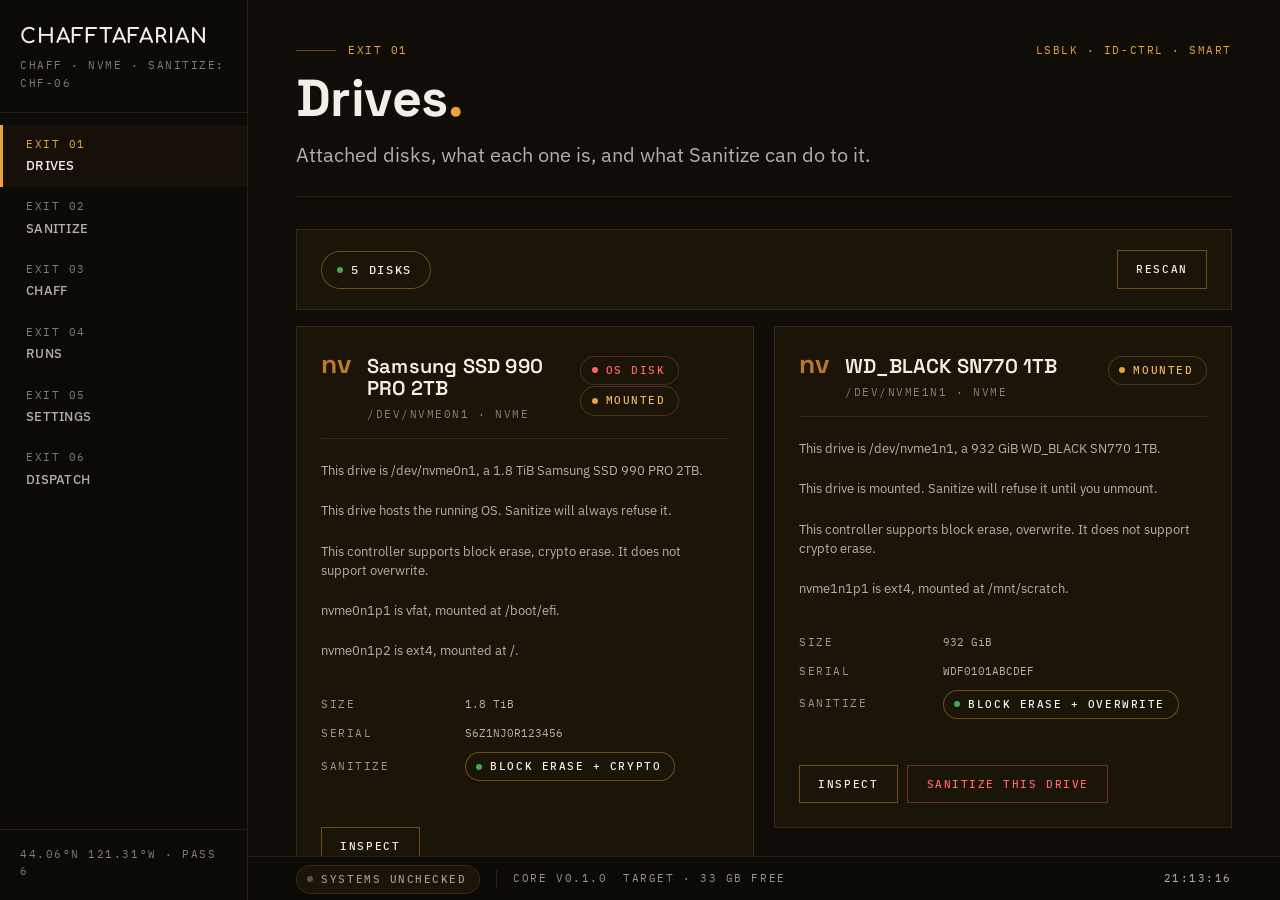
<file: apps/desktop/frontend/index.html>
<!doctype html>
<html lang="en">
<head>
  <meta charset="utf-8">
  <meta name="viewport" content="width=device-width, initial-scale=1">
  <title>Chafftafarian · CHF-06</title>
  <link rel="icon" href="assets/icon.svg" type="image/svg+xml">
  <link rel="stylesheet" href="css/tokens.css">
  <link rel="stylesheet" href="css/base.css">
  <link rel="stylesheet" href="css/shell.css">
  <link rel="stylesheet" href="css/views.css">
</head>
<body>
  <div id="app">

    <aside id="sidebar">
      <div id="wordmark-block">
        <a href="#/drives" id="wordmark" data-tip="Return to drive bay">Chafftafarian</a>
        <p class="micro" id="wordmark-sub">CHAFF · NVME · SANITIZE: CHF-06</p>
      </div>
      <nav id="nav" aria-label="Exits"></nav>
      <div id="sidebar-foot">
        <p class="micro coords" aria-hidden="true">44.06°N 121.31°W · PASS 6</p>
      </div>
    </aside>

    <div id="main-col">
      <main id="view" class="view" tabindex="-1"></main>
      <footer id="statusbar">
        <span id="sb-systems"></span>
        <span id="sb-run" hidden></span>
        <span class="sb-sep" aria-hidden="true"></span>
        <span class="micro" id="sb-engine">CORE ·</span>
        <span class="micro" id="sb-disk" data-tip="Free space on the default chaff target"></span>
        <span class="sb-spacer"></span>
        <span class="micro" id="sb-clock">--:--:--</span>
      </footer>
    </div>

  </div>
  <script type="module" src="js/main.js"></script>
</body>
</html>
</file>
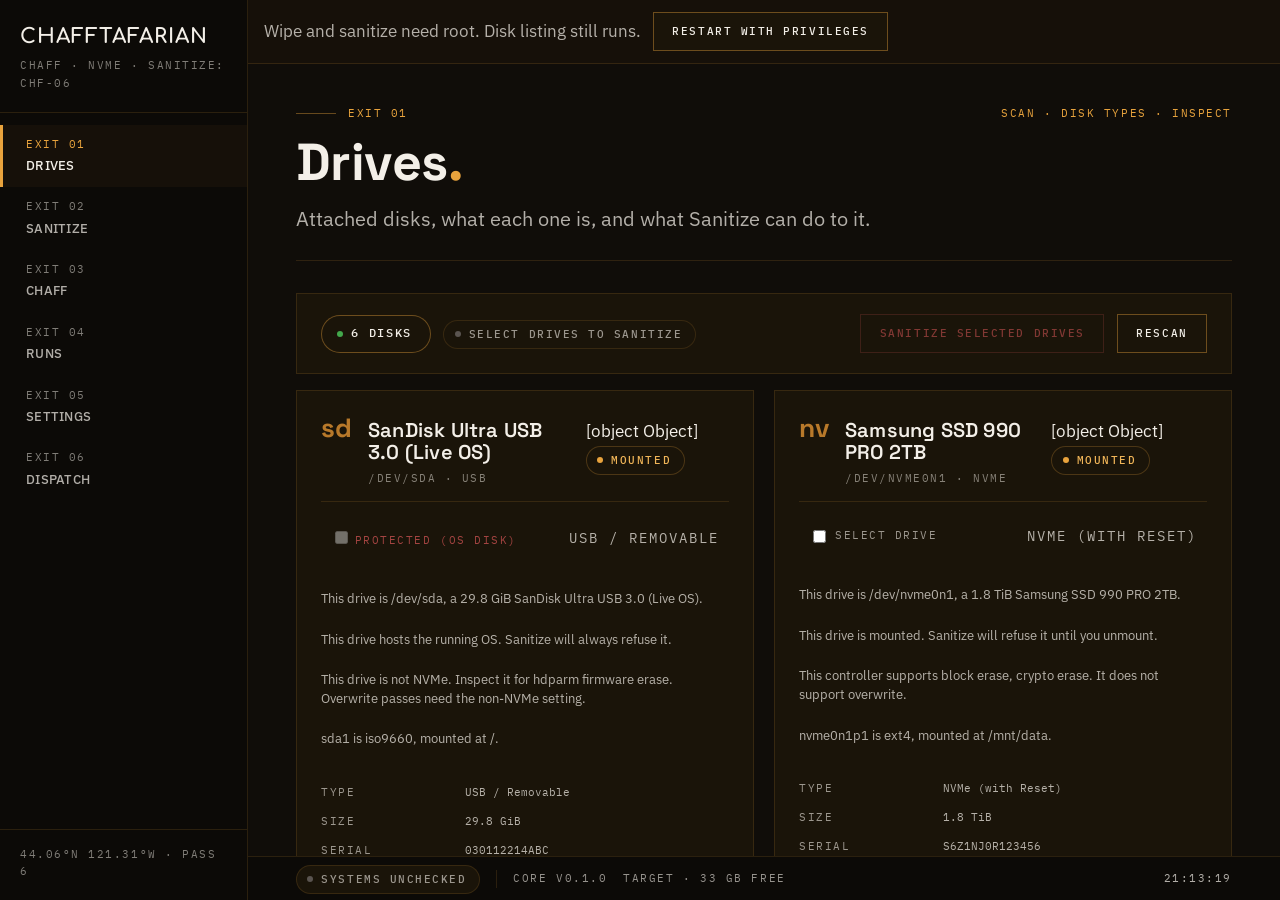
<file: generator/apps/desktop/frontend/index.html>
<!doctype html>
<html lang="en">
<head>
  <meta charset="utf-8">
  <meta name="viewport" content="width=device-width, initial-scale=1">
  <title>Chafftafarian · CHF-06</title>
  <link rel="icon" href="assets/icon.svg" type="image/svg+xml">
  <link rel="stylesheet" href="css/tokens.css">
  <link rel="stylesheet" href="css/base.css">
  <link rel="stylesheet" href="css/shell.css">
  <link rel="stylesheet" href="css/views.css">
</head>
<body>
  <div id="app">

    <aside id="sidebar">
      <div id="wordmark-block">
        <a href="#/drives" id="wordmark" data-tip="Return to drive bay">Chafftafarian</a>
        <p class="micro" id="wordmark-sub">CHAFF · NVME · SANITIZE: CHF-06</p>
      </div>
      <nav id="nav" aria-label="Exits"></nav>
      <div id="sidebar-foot">
        <p class="micro coords" aria-hidden="true">44.06°N 121.31°W · PASS 6</p>
      </div>
    </aside>

    <div id="main-col">
      <div id="priv-banner" hidden></div>
      <main id="view" class="view" tabindex="-1"></main>
      <footer id="statusbar">
        <span id="sb-systems"></span>
        <span id="sb-run" hidden></span>
        <span class="sb-sep" aria-hidden="true"></span>
        <span class="micro" id="sb-engine">CORE ·</span>
        <span class="micro" id="sb-disk" data-tip="Free space on the default chaff target"></span>
        <span class="sb-spacer"></span>
        <span class="micro" id="sb-clock">--:--:--</span>
      </footer>
    </div>

  </div>
  <script type="module" src="js/main.js"></script>
</body>
</html>
</file>
<file: apps/desktop/frontend/css/tokens.css>
/* ============================================================================
   CONTROL ROOM: design tokens
   Extracted 1:1 from curbsoftware.com's built stylesheets (2026-08).
   Fonts: the site's exact self-hosted woff2 files, SIL OFL (texts in assets/fonts/).
   Every color/size/motion value in the app comes from here. Do not hand-pick
   hexes in views: add a token instead.
   ========================================================================== */

@font-face { font-family: "Space Grotesk"; font-style: normal; font-weight: 500; src: url("../assets/fonts/SpaceGrotesk-500.woff2") format("woff2"); font-display: swap; }
@font-face { font-family: "Space Grotesk"; font-style: normal; font-weight: 600; src: url("../assets/fonts/SpaceGrotesk-600.woff2") format("woff2"); font-display: swap; }
@font-face { font-family: "Space Grotesk"; font-style: normal; font-weight: 700; src: url("../assets/fonts/SpaceGrotesk-700.woff2") format("woff2"); font-display: swap; }
@font-face { font-family: "IBM Plex Sans"; font-style: normal; font-weight: 400; src: url("../assets/fonts/PlexSans-400.woff2") format("woff2"); font-display: swap; }
@font-face { font-family: "IBM Plex Sans"; font-style: normal; font-weight: 500; src: url("../assets/fonts/PlexSans-500.woff2") format("woff2"); font-display: swap; }
@font-face { font-family: "IBM Plex Sans"; font-style: normal; font-weight: 600; src: url("../assets/fonts/PlexSans-600.woff2") format("woff2"); font-display: swap; }
@font-face { font-family: "IBM Plex Sans"; font-style: normal; font-weight: 700; src: url("../assets/fonts/PlexSans-700.woff2") format("woff2"); font-display: swap; }
@font-face { font-family: "IBM Plex Mono"; font-style: normal; font-weight: 400; src: url("../assets/fonts/PlexMono-400.woff2") format("woff2"); font-display: swap; }
@font-face { font-family: "IBM Plex Mono"; font-style: normal; font-weight: 500; src: url("../assets/fonts/PlexMono-500.woff2") format("woff2"); font-display: swap; }
@font-face { font-family: "Comfortaa"; font-style: normal; font-weight: 700; src: url("../assets/fonts/Comfortaa-700.woff2") format("woff2"); font-display: swap; }

:root {
  /* -- surfaces ---------------------------------------------------------- */
  --bg: #100d09;            /* app base */
  --bg-deep: #0c0a07;       /* recessed wells, sidebar */
  --bg-panel: #1a1409;      /* cards / panels */
  --bg-raise: #161009;      /* raised rows, hover */
  --bg-glass: #1a14098c;    /* overlays, drawer scrims */

  /* -- ink ---------------------------------------------------------------- */
  --ink: #f3efe8;
  --ink-2: #f3efe8b8;
  --ink-3: #f3efe899;
  --ink-4: #f3efe880;
  --ink-a06: #f3efe80f;
  --ink-a10: #f3efe81a;
  --ink-a16: #f3efe829;
  --muted: #5a5450;

  /* -- signal ------------------------------------------------------------- */
  --amber: #e8a33d;
  --amber-2: #f0b558;
  --amber-3: #f7cd87;
  --amber-ink: #150800;
  --amber-a04: #e8a33d0a;
  --amber-a08: #e8a33d14;
  --amber-a14: #e8a33d24;
  --amber-a24: #e8a33d3d;
  --amber-a40: #e8a33d66;
  --copper: #b8792a;
  --copper-2: #8a5a1f;
  --success: #43a84c;
  --danger: #ff6467;

  /* -- lines --------------------------------------------------------------- */
  --hairline: var(--amber-a14);
  --hairline-strong: var(--amber-a40);
  --hairline-soft: var(--ink-a06);
  --grid-line: #e8a33d0f;
  --grid-size: 45px;

  /* -- glow ---------------------------------------------------------------- */
  --glow-amber: 0 0 0 1px var(--amber-a24), 0 0 40px -8px #e8a33d59;
  --glow-amber-strong: 0 0 0 1px var(--amber-a40), 0 0 64px -8px #e8a33d8c;

  /* -- shadows --------------------------------------------------------------- */
  --shadow-sm: 0 1px 2px #00000059;
  --shadow-md: 0 8px 24px -8px #0000008c;
  --shadow-lg: 0 24px 64px -16px #000000b3;

  /* -- type --------------------------------------------------------------- */
  --font-display: "Space Grotesk", ui-sans-serif, system-ui, sans-serif;
  --font-body: "IBM Plex Sans", ui-sans-serif, system-ui, sans-serif;
  --font-mono: "IBM Plex Mono", ui-monospace, SFMono-Regular, Menlo, monospace;
  --font-wordmark: "Comfortaa", ui-rounded, sans-serif;

  --text-sm: 0.8125rem;
  --text-base: clamp(0.9375rem, 0.9rem + 0.2vw, 1.0625rem);
  --text-md: clamp(1.0625rem, 1rem + 0.35vw, 1.25rem);
  --text-lg: clamp(1.25rem, 1.1rem + 0.7vw, 1.625rem);
  --text-xl: clamp(1.5rem, 1.35rem + 1vw, 2.125rem);
  --text-2xl: clamp(2rem, 1.5rem + 2.2vw, 3.25rem);
  --text-3xl: clamp(2.5rem, 1.6rem + 4vw, 4.75rem);
  --text-4xl: clamp(3rem, 1.5rem + 6.5vw, 7rem);

  --leading-tight: 0.92;
  --leading-snug: 1.1;
  --leading-normal: 1.55;
  --leading-relaxed: 1.7;
  --measure: 62ch;

  /* -- space (4px base) ---------------------------------------------------- */
  --s-1: 0.25rem;  --s-2: 0.5rem;   --s-3: 0.75rem;  --s-4: 1rem;
  --s-5: 1.25rem;  --s-6: 1.5rem;   --s-8: 2rem;     --s-10: 2.5rem;
  --s-12: 3rem;    --s-16: 4rem;    --s-20: 5rem;    --s-24: 6rem;
  --s-32: 8rem;
  --gutter: clamp(1.25rem, 0.75rem + 3vw, 3rem);

  /* -- shape --------------------------------------------------------------- */
  --radius: 0;              /* sharp, utilitarian: corners come from hairlines */
  --radius-pill: 999px;
  --container: 1280px;
  --container-wide: 1440px;
  --nav-h: 72px;

  /* -- motion ---------------------------------------------------------------- */
  --dur-fast: 0.14s;
  --dur-base: 0.24s;
  --dur-slow: 0.48s;
  --dur-reveal: 0.8s;
  --ease-standard: cubic-bezier(0.4, 0, 0.2, 1);
  --ease-out: cubic-bezier(0.22, 1, 0.36, 1);
  --ease-in-out: cubic-bezier(0.65, 0, 0.35, 1);
}

/* -- shared primitives ------------------------------------------------------
   Micro-label: the site's signature mono eyebrow (RTE-88, EXIT 01, R-01).  */
.micro {
  font-family: var(--font-mono);
  font-size: 11px;
  letter-spacing: 0.14em;
  text-transform: uppercase;
  color: var(--ink-3);
}

/* Dashed lane divider: a roadway marking. */
.lane-divider {
  height: 1px;
  background: repeating-linear-gradient(90deg,
    transparent 0 14px, var(--amber-a40) 14px 26px);
}

/* Blueprint grid wash for hero/well areas. */
.grid-wash {
  background-image:
    linear-gradient(var(--grid-line) 1px, transparent 1px),
    linear-gradient(90deg, var(--grid-line) 1px, transparent 1px);
  background-size: var(--grid-size) var(--grid-size);
}
</file>
<file: apps/desktop/frontend/css/base.css>
/* ============================================================================
   CONTROL ROOM: base
   Reset, document defaults, scrollbars, selection, focus, tooltips.
   All values come from tokens.css. No hex picking.
   ========================================================================== */

*, *::before, *::after { box-sizing: border-box; }

/* an explicit display on a styled element must not resurrect hidden ones */
[hidden] { display: none !important; }

html, body { margin: 0; padding: 0; height: 100%; }

body {
  background: var(--bg);
  color: var(--ink);
  font-family: var(--font-body);
  font-size: var(--text-base);
  line-height: var(--leading-normal);
  -webkit-font-smoothing: antialiased;
  text-rendering: optimizeLegibility;
  overflow: hidden; /* the view scrolls, not the document */
}

h1, h2, h3, h4, h5, p, figure { margin: 0; }
ul, ol { margin: 0; padding: 0; list-style: none; }
a { color: inherit; text-decoration: none; }
button { font: inherit; color: inherit; background: none; border: none; padding: 0; cursor: pointer; }
input, select, textarea { font: inherit; color: inherit; }
img, svg, video { display: block; max-width: 100%; }
table { border-collapse: collapse; }
code, kbd, samp { font-family: var(--font-mono); }

/* -- selection: amber ink on amber ---------------------------------------- */
::selection { background: var(--amber); color: var(--amber-ink); }

/* -- focus: visible, amber, everywhere ------------------------------------- */
:focus { outline: none; }
:focus-visible {
  outline: 2px solid var(--amber);
  outline-offset: 2px;
  border-radius: 1px;
}

/* -- scrollbars: thin rails, hairline pill thumbs, amber on hover ---------- */
* { scrollbar-width: thin; scrollbar-color: var(--amber-a40) transparent; }
::-webkit-scrollbar { width: 10px; height: 10px; }
::-webkit-scrollbar-track { background: transparent; }
::-webkit-scrollbar-thumb {
  background: var(--amber-a24);
  border: 3px solid transparent;
  border-radius: var(--radius-pill);
  background-clip: padding-box;
}
::-webkit-scrollbar-thumb:hover { background: var(--amber); background-clip: padding-box; }
::-webkit-scrollbar-corner { background: transparent; }

/* -- tooltips: pure CSS, hover AND keyboard focus -------------------------- */
[data-tip] { position: relative; }

[data-tip]::after {
  content: attr(data-tip);
  position: absolute;
  left: 0;
  bottom: calc(100% + 10px);
  z-index: 90;
  width: max-content;
  max-width: 280px;
  padding: 0.45rem 0.65rem;
  background: var(--bg-panel);
  border: 1px solid var(--hairline-strong);
  box-shadow: var(--shadow-md);
  font-family: var(--font-mono);
  font-size: 11px;
  font-weight: 400;
  letter-spacing: 0.06em;
  line-height: 1.5;
  text-transform: none;
  white-space: normal;
  text-align: left;
  color: var(--ink-2);
  pointer-events: none;
  /* hidden tooltips must not occupy layout: an always-laid-out bubble on a
     right-edge host pokes past the scrollport and opens a scrollbar. */
  display: none;
}

@keyframes tip-in {
  from { opacity: 0; transform: translateY(2px); }
  to   { opacity: 1; transform: translateY(0); }
}

[data-tip]:hover::after,
[data-tip]:focus-visible::after {
  display: block;
  animation: tip-in var(--dur-fast) var(--ease-standard) both;
}

/* Anchors near the right edge flip the tooltip so it grows leftward
   left-anchored tooltips there would poke out and open a scrollbar.
   shell.js adds .tip-end automatically on hover/focus; data-tip-end marks
   statically right-edge hosts. */
[data-tip-end]::after,
.tip-end::after {
  left: auto;
  right: 0;
}

/* status-bar tooltips live at the screen bottom: flip them above their host */
#statusbar [data-tip]::after { bottom: calc(100% + 8px); }

/* -- motion courtesy -------------------------------------------------------- */
@media (prefers-reduced-motion: reduce) {
  *, *::before, *::after {
    animation-duration: 0.01ms !important;
    animation-iteration-count: 1 !important;
    transition-duration: 0.01ms !important;
  }
}
</file>
<file: apps/desktop/frontend/css/shell.css>
/* ============================================================================
   CONTROL ROOM: shell
   App frame: sidebar (signage gantry), view column, status bar (road deck).
   ========================================================================== */

#app {
  display: grid;
  grid-template-columns: 248px minmax(0, 1fr);
  height: 100vh;
  width: 100vw;
}

/* -- sidebar ---------------------------------------------------------------- */

#sidebar {
  display: flex;
  flex-direction: column;
  background: var(--bg-deep);
  border-right: 1px solid var(--hairline);
  min-height: 0;
}

#wordmark-block {
  padding: var(--s-6) var(--s-5) var(--s-5);
  border-bottom: 1px solid var(--hairline);
}

#wordmark {
  display: inline-block;
  font-family: var(--font-wordmark);
  font-weight: 700;
  font-size: 1.28rem;
  letter-spacing: 0.05em;
  text-transform: uppercase;
  color: var(--ink);
  line-height: 1.15;
  transition: color var(--dur-fast) var(--ease-standard);
}
#wordmark:hover { color: var(--amber); }

#wordmark-sub {
  margin-top: 0.45rem;
  color: var(--ink-4);
}

/* nav: one exit per view. Mile-marker stack: mono exit number over label. */
#nav {
  flex: 1;
  min-height: 0;
  overflow-y: auto;
  padding: var(--s-3) 0;
}

#nav a {
  position: relative;
  display: block;
  padding: 0.7rem var(--s-5) 0.7rem calc(var(--s-5) + 3px);
  border-left: 3px solid transparent;
  transition: background var(--dur-fast) var(--ease-standard),
              border-color var(--dur-fast) var(--ease-standard);
}

#nav a .exit {
  display: block;
  font-family: var(--font-mono);
  font-size: 11px;
  letter-spacing: 0.14em;
  color: var(--ink-4);
  transition: color var(--dur-fast) var(--ease-standard);
}

#nav a .label {
  display: block;
  margin-top: 0.2rem;
  font-family: var(--font-body);
  font-weight: 500;
  font-size: var(--text-sm);
  letter-spacing: 0.02em;
  color: var(--ink-2);
  transition: color var(--dur-fast) var(--ease-standard);
}

#nav a:hover {
  background: var(--bg-raise);
}
#nav a:hover .label { color: var(--ink); }
#nav a:hover .exit { color: var(--ink-3); }

#nav a.active {
  background: var(--bg-raise);
  border-left-color: var(--amber);
}
#nav a.active .label { color: var(--ink); }
#nav a.active .exit { color: var(--amber); }

#nav a .key-hint {
  position: absolute;
  top: 50%;
  right: var(--s-4);
  transform: translateY(-50%);
  font-family: var(--font-mono);
  font-size: 10px;
  color: var(--muted);
  opacity: 0;
  transition: opacity var(--dur-fast) var(--ease-standard);
}
#nav a:hover .key-hint,
#nav a:focus-visible .key-hint { opacity: 1; }

#sidebar-foot {
  padding: var(--s-4) var(--s-5) var(--s-5);
  border-top: 1px solid var(--hairline);
}

#sidebar-foot .coords { color: var(--ink-4); }

/* -- view column ------------------------------------------------------------- */

#main-col {
  display: grid;
  grid-template-rows: minmax(0, 1fr) auto;
  min-width: 0;
  min-height: 0;
}

#view {
  overflow-y: auto;
  min-height: 0;
  padding: clamp(1.5rem, 1rem + 2vw, 3rem) var(--gutter) var(--s-16);
}

/* view reveal: opacity + 4px rise */
#view.view-in { animation: view-in var(--dur-slow) var(--ease-out) both; }
@keyframes view-in {
  from { opacity: 0; transform: translateY(4px); }
  to   { opacity: 1; transform: translateY(0); }
}

/* -- status bar ---------------------------------------------------------------- */

#statusbar {
  display: flex;
  align-items: center;
  gap: var(--s-4);
  min-height: 44px;
  padding: 0 var(--gutter);
  background: var(--bg-deep);
  border-top: 1px solid var(--hairline);
  overflow: hidden;
}

#statusbar .sb-sep {
  width: 1px;
  height: 18px;
  background: var(--hairline);
  flex: none;
}

#statusbar .sb-spacer { flex: 1; }

#sb-engine, #sb-disk, #sb-clock { color: var(--ink-3); white-space: nowrap; }
/* narrow windows: the long mono items truncate rather than push the
   document past the viewport (the busy chip unhiding was the trigger) */
#sb-engine, #sb-disk { min-width: 0; overflow: hidden; text-overflow: ellipsis; }
#sb-clock { color: var(--ink-2); }

/* busy pulse: the amber heartbeat of a route in progress */
@keyframes sb-pulse {
  0%, 100% { opacity: 1; }
  50% { opacity: 0.25; }
}
#sb-run .chip .dot { animation: sb-pulse 1.15s var(--ease-standard) infinite; }
#sb-run .chip { border-color: var(--amber-a40); color: var(--ink); }

/* -- narrow windows: fold the gantry ------------------------------------------------ */

@media (max-width: 900px) {
  #app { grid-template-columns: 72px minmax(0, 1fr); }
  #wordmark { font-size: 0.95rem; letter-spacing: 0.02em; }
  #wordmark-block { padding: var(--s-4) var(--s-2); }
  #sidebar-foot { display: none; }
  #nav a { padding-left: calc(var(--s-2) + 3px); padding-right: var(--s-2); }
  #nav a .label { font-size: 0.7rem; letter-spacing: 0; }
  #nav a .key-hint { display: none; }
}
</file>
<file: apps/desktop/frontend/css/views.css>
/* ============================================================================
   CONTROL ROOM: views
   Shared view furniture: page headers, numbered cards, chips, key-value
   blocks, lanes, tables, buttons, log streams, meters, empty states.
   Views compose these; they do not restyle primitives.
   ========================================================================== */

.view > * { max-width: var(--container-wide); margin-inline: auto; }

/* -- page header: exit eyebrow + display title + lede ------------------------ */

.page-head {
  padding-bottom: var(--s-6);
  margin-bottom: var(--s-8);
  border-bottom: 1px solid var(--hairline);
}

.page-head .eyebrow {
  display: flex;
  align-items: center;
  gap: var(--s-3);
  margin-bottom: var(--s-4);
}

.page-head .eyebrow .rule {
  flex: none;
  width: 40px;
  height: 1px;
  background: var(--amber-a40);
}

.page-head .eyebrow .micro { color: var(--amber); }

.page-head .coords {
  margin-left: auto;
  color: var(--ink-4);
}

.page-head h1 {
  font-family: var(--font-display);
  font-weight: 700;
  font-size: var(--text-2xl);
  line-height: var(--leading-tight);
  letter-spacing: -0.01em;
}

.page-head h1 .amber { color: var(--amber); }

.page-head .lede {
  margin-top: var(--s-4);
  max-width: var(--measure);
  color: var(--ink-2);
  font-size: var(--text-md);
  line-height: var(--leading-relaxed);
}

/* -- chips: pill, hairline, status dot ---------------------------------------- */

.chip {
  display: inline-flex;
  align-items: center;
  gap: 0.5rem;
  padding: 0.32rem 0.8rem 0.32rem 0.65rem;
  border: 1px solid var(--hairline);
  border-radius: var(--radius-pill);
  background: var(--bg-panel);
  font-family: var(--font-mono);
  font-size: 11px;
  font-weight: 500;
  letter-spacing: 0.14em;
  text-transform: uppercase;
  color: var(--ink-3);
  white-space: nowrap;
  transition: border-color var(--dur-fast) var(--ease-standard),
              color var(--dur-fast) var(--ease-standard);
}

.chip .dot {
  flex: none;
  width: 6px;
  height: 6px;
  border-radius: 50%;
  background: var(--muted);
}

.chip.ok    { color: var(--ink); border-color: var(--hairline-strong); }
.chip.ok    .dot { background: var(--success); }

.chip.warn  { color: var(--amber-2); border-color: var(--amber-a24); }
.chip.warn  .dot { background: var(--amber); }

.chip.err   { color: var(--danger); border-color: #ff646740; }
.chip.err   .dot { background: var(--danger); }

.chip.idle  .dot { background: var(--muted); }

.chip.lg { padding: 0.55rem 1.1rem 0.55rem 0.95rem; font-size: 12px; }

/* -- buttons -------------------------------------------------------------------- */

.btn {
  display: inline-flex;
  align-items: center;
  justify-content: center;
  gap: 0.55rem;
  padding: 0.62rem 1.15rem;
  border: 1px solid var(--hairline-strong);
  background: var(--bg-panel);
  font-family: var(--font-mono);
  font-size: 11px;
  font-weight: 500;
  letter-spacing: 0.14em;
  text-transform: uppercase;
  color: var(--ink);
  white-space: nowrap;
  transition: background var(--dur-fast) var(--ease-standard),
              border-color var(--dur-fast) var(--ease-standard),
              box-shadow var(--dur-base) var(--ease-standard),
              color var(--dur-fast) var(--ease-standard);
}

.btn:hover { background: var(--bg-raise); border-color: var(--amber); }

.btn.primary {
  background: var(--amber);
  border-color: var(--amber);
  color: var(--amber-ink);
}
.btn.primary:hover { background: var(--amber-2); border-color: var(--amber-2); box-shadow: var(--glow-amber); }

.btn.danger { border-color: #ff646759; color: var(--danger); }
.btn.danger:hover { background: #ff646714; border-color: var(--danger); box-shadow: none; }

.btn[disabled], .btn[aria-disabled="true"] {
  opacity: 0.45;
  cursor: not-allowed;
}
.btn[disabled]:hover, .btn[aria-disabled="true"]:hover {
  background: var(--bg-panel);
  border-color: var(--hairline-strong);
  box-shadow: none;
}
.btn.primary[disabled]:hover, .btn.primary[aria-disabled="true"]:hover {
  background: var(--amber);
  border-color: var(--amber);
}

.btn .glyph { font-family: var(--font-mono); font-weight: 400; }

/* toggle chips (level filters, pressed state) */
.tchip {
  display: inline-flex;
  align-items: center;
  gap: 0.4rem;
  padding: 0.3rem 0.7rem;
  border: 1px solid var(--hairline);
  border-radius: var(--radius-pill);
  background: transparent;
  font-family: var(--font-mono);
  font-size: 10px;
  letter-spacing: 0.14em;
  text-transform: uppercase;
  color: var(--ink-4);
  transition: all var(--dur-fast) var(--ease-standard);
}
.tchip:hover { color: var(--ink-2); border-color: var(--hairline-strong); }
.tchip[aria-pressed="true"] { color: var(--amber); border-color: var(--amber-a40); background: var(--amber-a04); }

/* -- cards: numbered hairline panels ------------------------------------------ */

.card-grid {
  display: grid;
  grid-template-columns: repeat(auto-fill, minmax(min(420px, 100%), 1fr));
  gap: var(--s-5);
  align-items: start;
}

.card {
  position: relative;
  display: flex;
  flex-direction: column;
  gap: var(--s-4);
  padding: var(--s-6);
  background: var(--bg-panel);
  border: 1px solid var(--hairline);
  transition: border-color var(--dur-base) var(--ease-standard);
}
.card:hover { border-color: var(--hairline-strong); }

.card > .card-head {
  display: flex;
  align-items: baseline;
  gap: var(--s-4);
  padding-bottom: var(--s-3);
  border-bottom: 1px solid var(--hairline);
}

.card .num {
  font-family: var(--font-display);
  font-weight: 700;
  font-size: 1.65rem;
  line-height: 1;
  color: var(--copper);
  flex: none;
}

.card .card-head h3 {
  font-family: var(--font-display);
  font-weight: 600;
  font-size: var(--text-md);
  line-height: var(--leading-snug);
  letter-spacing: 0.01em;
}

.card .card-head .micro { margin-top: 0.25rem; color: var(--ink-4); }
.card .card-head .spacer { margin-left: auto; }

/* -- key/value metadata: mono keys, sans values --------------------------------- */

.kv {
  display: grid;
  grid-template-columns: minmax(120px, auto) minmax(0, 1fr);
  gap: 0.55rem var(--s-6);
  align-items: baseline;
}

.kv dt {
  font-family: var(--font-mono);
  font-size: 11px;
  letter-spacing: 0.14em;
  text-transform: uppercase;
  color: var(--ink-3);
}

.kv dd {
  margin: 0;
  font-size: var(--text-sm);
  color: var(--ink);
  min-width: 0;
  overflow-wrap: anywhere;
}

.kv dd .mono,
.mono { font-family: var(--font-mono); font-size: 0.85em; color: var(--ink-2); }
.kv dd .dim, .dim { color: var(--ink-3); }
.kv dd .amber-text, .amber-text { color: var(--amber); }

/* -- lanes: encoder / tier rows --------------------------------------------------- */

.lane-list { display: flex; flex-direction: column; }

.lane {
  display: flex;
  align-items: center;
  gap: var(--s-3);
  padding: 0.5rem 0;
  border-bottom: 1px dashed var(--hairline);
}
.lane:last-child { border-bottom: none; }

.lane .lane-dot {
  flex: none;
  width: 8px;
  height: 8px;
  border-radius: 50%;
  background: var(--muted);
}
.lane.ok .lane-dot { background: var(--success); }
.lane.warn .lane-dot { background: transparent; border: 1.5px solid var(--amber); }
.lane.err .lane-dot { background: var(--danger); }

.lane .lane-label {
  font-family: var(--font-mono);
  font-size: 12px;
  letter-spacing: 0.04em;
  color: var(--ink-4);
  min-width: 0;
  overflow-wrap: anywhere;
}
.lane.ok .lane-label { color: var(--amber); }
.lane.warn .lane-label { color: var(--ink-2); }

.lane .lane-detail {
  margin-left: auto;
  font-family: var(--font-mono);
  font-size: 11px;
  letter-spacing: 0.06em;
  color: var(--ink-4);
  white-space: nowrap;
}
.lane.ok .lane-detail { color: var(--ink-3); }

.lane-group { display: flex; flex-direction: column; gap: var(--s-1); }
.lane-group + .lane-group { margin-top: var(--s-4); }

/* -- tables --------------------------------------------------------------------- */

.tbl-wrap { overflow-x: auto; }

.tbl { width: 100%; font-size: var(--text-sm); }

.tbl th {
  padding: var(--s-2) var(--s-3);
  border-bottom: 1px solid var(--hairline-strong);
  font-family: var(--font-mono);
  font-size: 11px;
  font-weight: 500;
  letter-spacing: 0.14em;
  text-transform: uppercase;
  text-align: left;
  color: var(--ink-3);
  white-space: nowrap;
}

.tbl td {
  padding: 0.6rem var(--s-3);
  border-bottom: 1px solid var(--hairline-soft);
  color: var(--ink-2);
  vertical-align: baseline;
}
.tbl td.mono { font-family: var(--font-mono); font-size: 12px; }

.tbl tbody tr { transition: background var(--dur-fast) var(--ease-standard); }
.tbl tbody tr:hover { background: var(--bg-raise); }

/* -- log stream ---------------------------------------------------------------------- */

.logbox {
  background: var(--bg-deep);
  border: 1px solid var(--hairline);
  padding: var(--s-4) var(--s-5);
  font-family: var(--font-mono);
  font-size: 12px;
  line-height: 1.75;
  color: var(--ink-2);
  overflow: auto;
  white-space: pre-wrap;
  overflow-wrap: anywhere;
}

.logbox:focus-visible { outline-offset: -2px; }

.logbox .ln { display: block; }
.logbox .ts { color: var(--ink-4); }
.logbox .tag { font-weight: 500; }
.logbox .tag-info  { color: var(--ink-3); }
.logbox .tag-start { color: var(--amber); }
.logbox .tag-done  { color: var(--success); }
.logbox .tag-skip  { color: var(--muted); }
.logbox .tag-warn  { color: var(--amber-2); }
.logbox .tag-error, .logbox .tag-fatal { color: var(--danger); }
.logbox .ln.raw { color: var(--ink-4); }
.logbox .ln.fatal { color: var(--danger); }

/* -- meters & progress lanes ------------------------------------------------------------ */

.meter {
  display: block;
  position: relative;
  height: 3px;
  min-width: 80px;
  background: var(--ink-a10);
  overflow: hidden;
}
.meter > i {
  position: absolute;
  inset: 0 auto 0 0;
  width: 0;
  background: var(--amber);
  transition: width var(--dur-slow) var(--ease-out);
}

.plane { display: flex; flex-direction: column; gap: 0.45rem; }

.plane .plane-top {
  display: flex;
  align-items: baseline;
  gap: var(--s-3);
}

.plane .plane-label {
  font-family: var(--font-mono);
  font-size: 11px;
  letter-spacing: 0.14em;
  text-transform: uppercase;
  color: var(--ink-3);
}

.plane .plane-pct {
  margin-left: auto;
  font-family: var(--font-mono);
  font-size: 11px;
  color: var(--amber);
}

.plane .plane-track {
  position: relative;
  height: 8px;
  background: repeating-linear-gradient(90deg,
    transparent 0 14px, var(--hairline) 14px 26px);
}
.plane .plane-track > i {
  position: absolute;
  inset: 2px auto 2px 0;
  width: 0;
  background: var(--amber);
  transition: width var(--dur-slow) var(--ease-out);
}

/* -- empty states: the onboarding moment ------------------------------------------------- */

.empty {
  display: grid;
  gap: var(--s-4);
  justify-items: center;
  text-align: center;
  padding: var(--s-16) var(--s-8);
  border: 1px dashed var(--hairline-strong);
}

.empty .empty-code {
  font-family: var(--font-display);
  font-weight: 700;
  font-size: var(--text-3xl);
  line-height: 1;
  color: var(--amber-a40);
  letter-spacing: 0.04em;
}

.empty h2 {
  font-family: var(--font-display);
  font-weight: 600;
  font-size: var(--text-lg);
  color: var(--ink);
}

.empty .empty-guidance {
  font-family: var(--font-mono);
  font-size: 11px;
  letter-spacing: 0.14em;
  text-transform: uppercase;
  color: var(--ink-3);
  max-width: 60ch;
  line-height: 2;
}

/* -- banners -------------------------------------------------------------------------------- */

.banner {
  display: flex;
  align-items: center;
  gap: var(--s-4);
  padding: var(--s-3) var(--s-5);
  margin-bottom: var(--s-5);
  background: var(--amber-a04);
  border: 1px solid var(--amber-a24);
}
.banner .micro { color: var(--amber); }

@keyframes banner-pulse { 0%, 100% { opacity: 1; } 50% { opacity: 0.25; } }
.banner .chip.warn .dot { animation: banner-pulse 1.15s var(--ease-standard) infinite; }

/* -- filter input ---------------------------------------------------------------------------- */

.finput {
  width: 100%;
  padding: 0.5rem 0.75rem;
  background: var(--bg-deep);
  border: 1px solid var(--hairline);
  color: var(--ink);
  font-family: var(--font-mono);
  font-size: 12px;
  letter-spacing: 0.04em;
  transition: border-color var(--dur-fast) var(--ease-standard);
}
.finput::placeholder { color: var(--muted); letter-spacing: 0.14em; text-transform: uppercase; font-size: 10px; }
.finput:focus { border-color: var(--amber); outline: none; }
.finput:focus-visible { outline: 2px solid var(--amber); outline-offset: -1px; }

/* -- section shoulders inside a view ---------------------------------------------------------- */

.section { margin-top: var(--s-10); }
.section > .section-head {
  display: flex;
  align-items: baseline;
  gap: var(--s-4);
  margin-bottom: var(--s-5);
}
.section .section-num {
  font-family: var(--font-display);
  font-weight: 700;
  font-size: 1.35rem;
  color: var(--copper);
}
.section h2 {
  font-family: var(--font-display);
  font-weight: 600;
  font-size: var(--text-lg);
  letter-spacing: 0.01em;
}
.section .section-head .micro { margin-left: auto; }

/* -- status moment (dashboard head) ----------------------------------------------------------- */

.status-moment {
  display: flex;
  flex-wrap: wrap;
  align-items: center;
  gap: var(--s-4) var(--s-6);
  padding: var(--s-5) var(--s-6);
  margin-bottom: var(--s-5);
  background: var(--bg-panel);
  border: 1px solid var(--hairline);
}
.status-moment .ffmpeg-line {
  font-family: var(--font-mono);
  font-size: 11px;
  letter-spacing: 0.06em;
  color: var(--ink-3);
  overflow-wrap: anywhere;
}
.status-moment .grow { flex: 1; }

/* -- disk rows (paths card) ---------------------------------------------------------------------- */

.diskrow { display: grid; grid-template-columns: minmax(70px, auto) minmax(0, 1fr) auto; gap: var(--s-2) var(--s-4); align-items: center; }
.diskrow + .diskrow { margin-top: var(--s-4); padding-top: var(--s-4); border-top: 1px dashed var(--hairline); }
.diskrow .dk-label { font-family: var(--font-mono); font-size: 11px; letter-spacing: 0.14em; text-transform: uppercase; color: var(--amber); }
.diskrow .dk-path { grid-column: 1 / -1; font-family: var(--font-mono); font-size: 11px; color: var(--ink-4); overflow-wrap: anywhere; }
.diskrow .dk-free { font-family: var(--font-mono); font-size: 11px; color: var(--ink-3); white-space: nowrap; }

/* -- dispatch layout ------------------------------------------------------------------------------- */

.dispatch-grid {
  display: grid;
  grid-template-columns: minmax(280px, 360px) minmax(0, 1fr);
  gap: var(--s-5);
  align-items: start;
}

.loglist { display: flex; flex-direction: column; gap: var(--s-2); }

.loglist .engine-head {
  margin-top: var(--s-3);
  padding-bottom: var(--s-2);
  border-bottom: 1px solid var(--hairline-strong);
}
.loglist .engine-head:first-child { margin-top: 0; }

.logrow {
  display: block;
  width: 100%;
  text-align: left;
  padding: 0.55rem var(--s-3);
  border: 1px solid transparent;
  border-left: 3px solid transparent;
  transition: background var(--dur-fast) var(--ease-standard),
              border-color var(--dur-fast) var(--ease-standard);
}
.logrow:hover { background: var(--bg-raise); }
.logrow.selected { background: var(--bg-raise); border-color: var(--hairline); border-left-color: var(--amber); }
.logrow .lr-name { font-family: var(--font-mono); font-size: 12px; color: var(--ink-2); overflow-wrap: anywhere; }
.logrow.selected .lr-name { color: var(--amber); }
.logrow .lr-meta { margin-top: 0.2rem; font-family: var(--font-mono); font-size: 10px; letter-spacing: 0.1em; text-transform: uppercase; color: var(--ink-4); }

.reader-head {
  display: flex;
  flex-wrap: wrap;
  align-items: center;
  gap: var(--s-3);
  padding-bottom: var(--s-3);
  margin-bottom: var(--s-3);
  border-bottom: 1px solid var(--hairline);
}
.reader-head .reader-file { font-family: var(--font-mono); font-size: 12px; color: var(--amber); overflow-wrap: anywhere; }
.reader-head .spacer { flex: 1; }

.reader { display: flex; flex-direction: column; gap: var(--s-3); min-height: 0; }
.reader .logbox { flex: 1; min-height: 320px; max-height: calc(100vh - 340px); }

/* -- under construction ----------------------------------------------------------------------------- */

.construction {
  display: grid;
  gap: var(--s-4);
  justify-items: center;
  text-align: center;
  padding: var(--s-24) var(--s-8);
  border: 1px dashed var(--hairline-strong);
}
.construction .empty-code {
  font-family: var(--font-display);
  font-weight: 700;
  font-size: var(--text-3xl);
  color: var(--amber-a40);
}
.construction h2 { font-family: var(--font-display); font-weight: 600; font-size: var(--text-lg); }
.construction .micro { color: var(--ink-3); line-height: 2; }

/* -- responsive ---------------------------------------------------------------------------------------- */

@media (max-width: 1100px) {
  .dispatch-grid { grid-template-columns: 1fr; }
  .reader .logbox { max-height: 60vh; }
}

/* -- chafftafarian: compact form system ------------------------------------- */

.ffield { display: flex; flex-direction: column; gap: 0.3rem; }
.ffield > label {
  font-family: var(--font-mono); font-size: 10px; letter-spacing: 0.14em;
  text-transform: uppercase; color: var(--amber);
}
.ffield .fhint { font-size: 11px; color: var(--ink-4); line-height: 1.5; }
.fact {
  margin: 0.45rem 0 0;
  color: var(--ink-2);
  font-size: var(--text-sm, 13px);
  line-height: 1.45;
}
.fact + .fact { margin-top: 0.35rem; }
.seg button:disabled { opacity: 0.4; cursor: not-allowed; }
.fgrid { display: grid; grid-template-columns: repeat(auto-fill, minmax(220px, 1fr));
         gap: 0.9rem 1.2rem; }
.finput, select.finput, textarea.finput { width: 100%; box-sizing: border-box; }
select.finput { appearance: none; background-image: none; cursor: pointer; }
.seg { display: inline-flex; border: 1px solid var(--line); border-radius: 4px;
       overflow: hidden; width: fit-content; }
.seg button {
  background: none; border: none; color: var(--ink-2); cursor: pointer;
  font-family: var(--font-mono); font-size: 10px; letter-spacing: 0.12em;
  text-transform: uppercase; padding: 0.45rem 0.9rem;
}
.seg button.on { background: var(--bg-raise); color: var(--amber); }
.seg button + button { border-left: 1px solid var(--line); }
.runstats { display: flex; flex-wrap: wrap; gap: 1.4rem; align-items: baseline; }
.runstats .rs-num { font-family: var(--font-mono); font-size: 20px; color: var(--ink-1); }
.runstats .rs-label { font-size: 10px; letter-spacing: 0.14em; text-transform: uppercase;
                      color: var(--ink-4); display: block; }
.devrow { display: flex; gap: 1rem; align-items: center; padding: 0.55rem 0;
          border-bottom: 1px solid var(--line); }
.devrow:last-child { border-bottom: none; }
.devrow .dv-name { font-family: var(--font-mono); font-size: 13px; color: var(--ink-1);
                   min-width: 9.5rem; }
.devrow .dv-meta { font-size: 11px; color: var(--ink-3); flex: 1; }
.confirmbox { display: flex; gap: 0.8rem; align-items: center; }
.confirmbox input { flex: 0 1 16rem; }
</file>
<file: generator/apps/desktop/frontend/css/tokens.css>
/* ============================================================================
   CONTROL ROOM: design tokens
   Extracted 1:1 from curbsoftware.com's built stylesheets (2026-08).
   Fonts: the site's exact self-hosted woff2 files, SIL OFL (texts in assets/fonts/).
   Every color/size/motion value in the app comes from here. Do not hand-pick
   hexes in views: add a token instead.
   ========================================================================== */

@font-face { font-family: "Space Grotesk"; font-style: normal; font-weight: 500; src: url("../assets/fonts/SpaceGrotesk-500.woff2") format("woff2"); font-display: swap; }
@font-face { font-family: "Space Grotesk"; font-style: normal; font-weight: 600; src: url("../assets/fonts/SpaceGrotesk-600.woff2") format("woff2"); font-display: swap; }
@font-face { font-family: "Space Grotesk"; font-style: normal; font-weight: 700; src: url("../assets/fonts/SpaceGrotesk-700.woff2") format("woff2"); font-display: swap; }
@font-face { font-family: "IBM Plex Sans"; font-style: normal; font-weight: 400; src: url("../assets/fonts/PlexSans-400.woff2") format("woff2"); font-display: swap; }
@font-face { font-family: "IBM Plex Sans"; font-style: normal; font-weight: 500; src: url("../assets/fonts/PlexSans-500.woff2") format("woff2"); font-display: swap; }
@font-face { font-family: "IBM Plex Sans"; font-style: normal; font-weight: 600; src: url("../assets/fonts/PlexSans-600.woff2") format("woff2"); font-display: swap; }
@font-face { font-family: "IBM Plex Sans"; font-style: normal; font-weight: 700; src: url("../assets/fonts/PlexSans-700.woff2") format("woff2"); font-display: swap; }
@font-face { font-family: "IBM Plex Mono"; font-style: normal; font-weight: 400; src: url("../assets/fonts/PlexMono-400.woff2") format("woff2"); font-display: swap; }
@font-face { font-family: "IBM Plex Mono"; font-style: normal; font-weight: 500; src: url("../assets/fonts/PlexMono-500.woff2") format("woff2"); font-display: swap; }
@font-face { font-family: "Comfortaa"; font-style: normal; font-weight: 700; src: url("../assets/fonts/Comfortaa-700.woff2") format("woff2"); font-display: swap; }

:root {
  /* -- surfaces ---------------------------------------------------------- */
  --bg: #100d09;            /* app base */
  --bg-deep: #0c0a07;       /* recessed wells, sidebar */
  --bg-panel: #1a1409;      /* cards / panels */
  --bg-raise: #161009;      /* raised rows, hover */
  --bg-glass: #1a14098c;    /* overlays, drawer scrims */

  /* -- ink ---------------------------------------------------------------- */
  --ink: #f3efe8;
  --ink-2: #f3efe8b8;
  --ink-3: #f3efe899;
  --ink-4: #f3efe880;
  --ink-a06: #f3efe80f;
  --ink-a10: #f3efe81a;
  --ink-a16: #f3efe829;
  --muted: #5a5450;

  /* -- signal ------------------------------------------------------------- */
  --amber: #e8a33d;
  --amber-2: #f0b558;
  --amber-3: #f7cd87;
  --amber-ink: #150800;
  --amber-a04: #e8a33d0a;
  --amber-a08: #e8a33d14;
  --amber-a14: #e8a33d24;
  --amber-a24: #e8a33d3d;
  --amber-a40: #e8a33d66;
  --copper: #b8792a;
  --copper-2: #8a5a1f;
  --success: #43a84c;
  --danger: #ff6467;

  /* -- lines --------------------------------------------------------------- */
  --hairline: var(--amber-a14);
  --hairline-strong: var(--amber-a40);
  --hairline-soft: var(--ink-a06);
  --grid-line: #e8a33d0f;
  --grid-size: 45px;

  /* -- glow ---------------------------------------------------------------- */
  --glow-amber: 0 0 0 1px var(--amber-a24), 0 0 40px -8px #e8a33d59;
  --glow-amber-strong: 0 0 0 1px var(--amber-a40), 0 0 64px -8px #e8a33d8c;

  /* -- shadows --------------------------------------------------------------- */
  --shadow-sm: 0 1px 2px #00000059;
  --shadow-md: 0 8px 24px -8px #0000008c;
  --shadow-lg: 0 24px 64px -16px #000000b3;

  /* -- type --------------------------------------------------------------- */
  --font-display: "Space Grotesk", ui-sans-serif, system-ui, sans-serif;
  --font-body: "IBM Plex Sans", ui-sans-serif, system-ui, sans-serif;
  --font-mono: "IBM Plex Mono", ui-monospace, SFMono-Regular, Menlo, monospace;
  --font-wordmark: "Comfortaa", ui-rounded, sans-serif;

  --text-sm: 0.8125rem;
  --text-base: clamp(0.9375rem, 0.9rem + 0.2vw, 1.0625rem);
  --text-md: clamp(1.0625rem, 1rem + 0.35vw, 1.25rem);
  --text-lg: clamp(1.25rem, 1.1rem + 0.7vw, 1.625rem);
  --text-xl: clamp(1.5rem, 1.35rem + 1vw, 2.125rem);
  --text-2xl: clamp(2rem, 1.5rem + 2.2vw, 3.25rem);
  --text-3xl: clamp(2.5rem, 1.6rem + 4vw, 4.75rem);
  --text-4xl: clamp(3rem, 1.5rem + 6.5vw, 7rem);

  --leading-tight: 0.92;
  --leading-snug: 1.1;
  --leading-normal: 1.55;
  --leading-relaxed: 1.7;
  --measure: 62ch;

  /* -- space (4px base) ---------------------------------------------------- */
  --s-1: 0.25rem;  --s-2: 0.5rem;   --s-3: 0.75rem;  --s-4: 1rem;
  --s-5: 1.25rem;  --s-6: 1.5rem;   --s-8: 2rem;     --s-10: 2.5rem;
  --s-12: 3rem;    --s-16: 4rem;    --s-20: 5rem;    --s-24: 6rem;
  --s-32: 8rem;
  --gutter: clamp(1.25rem, 0.75rem + 3vw, 3rem);

  /* -- shape --------------------------------------------------------------- */
  --radius: 0;              /* sharp, utilitarian: corners come from hairlines */
  --radius-pill: 999px;
  --container: 1280px;
  --container-wide: 1440px;
  --nav-h: 72px;

  /* -- motion ---------------------------------------------------------------- */
  --dur-fast: 0.14s;
  --dur-base: 0.24s;
  --dur-slow: 0.48s;
  --dur-reveal: 0.8s;
  --ease-standard: cubic-bezier(0.4, 0, 0.2, 1);
  --ease-out: cubic-bezier(0.22, 1, 0.36, 1);
  --ease-in-out: cubic-bezier(0.65, 0, 0.35, 1);
}

/* -- shared primitives ------------------------------------------------------
   Micro-label: the site's signature mono eyebrow (RTE-88, EXIT 01, R-01).  */
.micro {
  font-family: var(--font-mono);
  font-size: 11px;
  letter-spacing: 0.14em;
  text-transform: uppercase;
  color: var(--ink-3);
}

/* Dashed lane divider: a roadway marking. */
.lane-divider {
  height: 1px;
  background: repeating-linear-gradient(90deg,
    transparent 0 14px, var(--amber-a40) 14px 26px);
}

/* Blueprint grid wash for hero/well areas. */
.grid-wash {
  background-image:
    linear-gradient(var(--grid-line) 1px, transparent 1px),
    linear-gradient(90deg, var(--grid-line) 1px, transparent 1px);
  background-size: var(--grid-size) var(--grid-size);
}
</file>
<file: generator/apps/desktop/frontend/css/base.css>
/* ============================================================================
   CONTROL ROOM: base
   Reset, document defaults, scrollbars, selection, focus, tooltips.
   All values come from tokens.css. No hex picking.
   ========================================================================== */

*, *::before, *::after { box-sizing: border-box; }

/* an explicit display on a styled element must not resurrect hidden ones */
[hidden] { display: none !important; }

html, body { margin: 0; padding: 0; height: 100%; }

body {
  background: var(--bg);
  color: var(--ink);
  font-family: var(--font-body);
  font-size: var(--text-base);
  line-height: var(--leading-normal);
  -webkit-font-smoothing: antialiased;
  text-rendering: optimizeLegibility;
  overflow: hidden; /* the view scrolls, not the document */
}

h1, h2, h3, h4, h5, p, figure { margin: 0; }
ul, ol { margin: 0; padding: 0; list-style: none; }
a { color: inherit; text-decoration: none; }
button { font: inherit; color: inherit; background: none; border: none; padding: 0; cursor: pointer; }
input, select, textarea { font: inherit; color: inherit; }
img, svg, video { display: block; max-width: 100%; }
table { border-collapse: collapse; }
code, kbd, samp { font-family: var(--font-mono); }

/* -- selection: amber ink on amber ---------------------------------------- */
::selection { background: var(--amber); color: var(--amber-ink); }

/* -- focus: visible, amber, everywhere ------------------------------------- */
:focus { outline: none; }
:focus-visible {
  outline: 2px solid var(--amber);
  outline-offset: 2px;
  border-radius: 1px;
}

/* -- scrollbars: thin rails, hairline pill thumbs, amber on hover ---------- */
* { scrollbar-width: thin; scrollbar-color: var(--amber-a40) transparent; }
::-webkit-scrollbar { width: 10px; height: 10px; }
::-webkit-scrollbar-track { background: transparent; }
::-webkit-scrollbar-thumb {
  background: var(--amber-a24);
  border: 3px solid transparent;
  border-radius: var(--radius-pill);
  background-clip: padding-box;
}
::-webkit-scrollbar-thumb:hover { background: var(--amber); background-clip: padding-box; }
::-webkit-scrollbar-corner { background: transparent; }

/* -- tooltips: pure CSS, hover AND keyboard focus -------------------------- */
[data-tip] { position: relative; }

[data-tip]::after {
  content: attr(data-tip);
  position: absolute;
  left: 0;
  bottom: calc(100% + 10px);
  z-index: 90;
  width: max-content;
  max-width: 280px;
  padding: 0.45rem 0.65rem;
  background: var(--bg-panel);
  border: 1px solid var(--hairline-strong);
  box-shadow: var(--shadow-md);
  font-family: var(--font-mono);
  font-size: 11px;
  font-weight: 400;
  letter-spacing: 0.06em;
  line-height: 1.5;
  text-transform: none;
  white-space: normal;
  text-align: left;
  color: var(--ink-2);
  pointer-events: none;
  /* hidden tooltips must not occupy layout: an always-laid-out bubble on a
     right-edge host pokes past the scrollport and opens a scrollbar. */
  display: none;
}

@keyframes tip-in {
  from { opacity: 0; transform: translateY(2px); }
  to   { opacity: 1; transform: translateY(0); }
}

[data-tip]:hover::after,
[data-tip]:focus-visible::after {
  display: block;
  animation: tip-in var(--dur-fast) var(--ease-standard) both;
}

/* Anchors near the right edge flip the tooltip so it grows leftward
   left-anchored tooltips there would poke out and open a scrollbar.
   shell.js adds .tip-end automatically on hover/focus; data-tip-end marks
   statically right-edge hosts. */
[data-tip-end]::after,
.tip-end::after {
  left: auto;
  right: 0;
}

/* status-bar tooltips live at the screen bottom: flip them above their host */
#statusbar [data-tip]::after { bottom: calc(100% + 8px); }

/* -- motion courtesy -------------------------------------------------------- */
@media (prefers-reduced-motion: reduce) {
  *, *::before, *::after {
    animation-duration: 0.01ms !important;
    animation-iteration-count: 1 !important;
    transition-duration: 0.01ms !important;
  }
}
</file>
<file: generator/apps/desktop/frontend/css/shell.css>
/* ============================================================================
   CONTROL ROOM: shell
   App frame: sidebar (signage gantry), view column, status bar (road deck).
   ========================================================================== */

#app {
  display: grid;
  grid-template-columns: 248px minmax(0, 1fr);
  height: 100vh;
  width: 100vw;
}

/* -- sidebar ---------------------------------------------------------------- */

#sidebar {
  display: flex;
  flex-direction: column;
  background: var(--bg-deep);
  border-right: 1px solid var(--hairline);
  min-height: 0;
}

#wordmark-block {
  padding: var(--s-6) var(--s-5) var(--s-5);
  border-bottom: 1px solid var(--hairline);
}

#wordmark {
  display: inline-block;
  font-family: var(--font-wordmark);
  font-weight: 700;
  font-size: 1.28rem;
  letter-spacing: 0.05em;
  text-transform: uppercase;
  color: var(--ink);
  line-height: 1.15;
  transition: color var(--dur-fast) var(--ease-standard);
}
#wordmark:hover { color: var(--amber); }

#wordmark-sub {
  margin-top: 0.45rem;
  color: var(--ink-4);
}

/* nav: one exit per view. Mile-marker stack: mono exit number over label. */
#nav {
  flex: 1;
  min-height: 0;
  overflow-y: auto;
  padding: var(--s-3) 0;
}

#nav a {
  position: relative;
  display: block;
  padding: 0.7rem var(--s-5) 0.7rem calc(var(--s-5) + 3px);
  border-left: 3px solid transparent;
  transition: background var(--dur-fast) var(--ease-standard),
              border-color var(--dur-fast) var(--ease-standard);
}

#nav a .exit {
  display: block;
  font-family: var(--font-mono);
  font-size: 11px;
  letter-spacing: 0.14em;
  color: var(--ink-4);
  transition: color var(--dur-fast) var(--ease-standard);
}

#nav a .label {
  display: block;
  margin-top: 0.2rem;
  font-family: var(--font-body);
  font-weight: 500;
  font-size: var(--text-sm);
  letter-spacing: 0.02em;
  color: var(--ink-2);
  transition: color var(--dur-fast) var(--ease-standard);
}

#nav a:hover {
  background: var(--bg-raise);
}
#nav a:hover .label { color: var(--ink); }
#nav a:hover .exit { color: var(--ink-3); }

#nav a.active {
  background: var(--bg-raise);
  border-left-color: var(--amber);
}
#nav a.active .label { color: var(--ink); }
#nav a.active .exit { color: var(--amber); }

#nav a .key-hint {
  position: absolute;
  top: 50%;
  right: var(--s-4);
  transform: translateY(-50%);
  font-family: var(--font-mono);
  font-size: 10px;
  color: var(--muted);
  opacity: 0;
  transition: opacity var(--dur-fast) var(--ease-standard);
}
#nav a:hover .key-hint,
#nav a:focus-visible .key-hint { opacity: 1; }

#sidebar-foot {
  padding: var(--s-4) var(--s-5) var(--s-5);
  border-top: 1px solid var(--hairline);
}

#sidebar-foot .coords { color: var(--ink-4); }

/* -- view column ------------------------------------------------------------- */

#main-col {
  display: grid;
  grid-template-rows: auto minmax(0, 1fr) auto;
  min-width: 0;
  min-height: 0;
}

#priv-banner {
  display: flex;
  flex-wrap: wrap;
  align-items: center;
  gap: 0.75rem;
  padding: 0.75rem 1rem;
  background: var(--bg-raise);
  border-bottom: 1px solid var(--hairline);
  color: var(--ink-2);
}
#priv-banner[hidden] { display: none; }
#priv-banner p { margin: 0; }
#priv-banner .priv-err { color: var(--danger); width: 100%; }

#view {
  overflow-y: auto;
  min-height: 0;
  padding: clamp(1.5rem, 1rem + 2vw, 3rem) var(--gutter) var(--s-16);
}

/* view reveal: opacity + 4px rise */
#view.view-in { animation: view-in var(--dur-slow) var(--ease-out) both; }
@keyframes view-in {
  from { opacity: 0; transform: translateY(4px); }
  to   { opacity: 1; transform: translateY(0); }
}

/* -- status bar ---------------------------------------------------------------- */

#statusbar {
  display: flex;
  align-items: center;
  gap: var(--s-4);
  min-height: 44px;
  padding: 0 var(--gutter);
  background: var(--bg-deep);
  border-top: 1px solid var(--hairline);
  overflow: hidden;
}

#statusbar .sb-sep {
  width: 1px;
  height: 18px;
  background: var(--hairline);
  flex: none;
}

#statusbar .sb-spacer { flex: 1; }

#sb-engine, #sb-disk, #sb-clock { color: var(--ink-3); white-space: nowrap; }
/* narrow windows: the long mono items truncate rather than push the
   document past the viewport (the busy chip unhiding was the trigger) */
#sb-engine, #sb-disk { min-width: 0; overflow: hidden; text-overflow: ellipsis; }
#sb-clock { color: var(--ink-2); }

/* busy pulse: the amber heartbeat of a route in progress */
@keyframes sb-pulse {
  0%, 100% { opacity: 1; }
  50% { opacity: 0.25; }
}
#sb-run .chip .dot { animation: sb-pulse 1.15s var(--ease-standard) infinite; }
#sb-run .chip { border-color: var(--amber-a40); color: var(--ink); }

/* -- narrow windows: fold the gantry ------------------------------------------------ */

@media (max-width: 900px) {
  #app { grid-template-columns: 72px minmax(0, 1fr); }
  #wordmark { font-size: 0.95rem; letter-spacing: 0.02em; }
  #wordmark-block { padding: var(--s-4) var(--s-2); }
  #sidebar-foot { display: none; }
  #nav a { padding-left: calc(var(--s-2) + 3px); padding-right: var(--s-2); }
  #nav a .label { font-size: 0.7rem; letter-spacing: 0; }
  #nav a .key-hint { display: none; }
}
</file>
<file: generator/apps/desktop/frontend/css/views.css>
/* ============================================================================
   CONTROL ROOM: views
   Shared view furniture: page headers, numbered cards, chips, key-value
   blocks, lanes, tables, buttons, log streams, meters, empty states.
   Views compose these; they do not restyle primitives.
   ========================================================================== */

.view > * { max-width: var(--container-wide); margin-inline: auto; }

/* -- page header: exit eyebrow + display title + lede ------------------------ */

.page-head {
  padding-bottom: var(--s-6);
  margin-bottom: var(--s-8);
  border-bottom: 1px solid var(--hairline);
}

.page-head .eyebrow {
  display: flex;
  align-items: center;
  gap: var(--s-3);
  margin-bottom: var(--s-4);
}

.page-head .eyebrow .rule {
  flex: none;
  width: 40px;
  height: 1px;
  background: var(--amber-a40);
}

.page-head .eyebrow .micro { color: var(--amber); }

.page-head .coords {
  margin-left: auto;
  color: var(--ink-4);
}

.page-head h1 {
  font-family: var(--font-display);
  font-weight: 700;
  font-size: var(--text-2xl);
  line-height: var(--leading-tight);
  letter-spacing: -0.01em;
}

.page-head h1 .amber { color: var(--amber); }

.page-head .lede {
  margin-top: var(--s-4);
  max-width: var(--measure);
  color: var(--ink-2);
  font-size: var(--text-md);
  line-height: var(--leading-relaxed);
}

/* -- chips: pill, hairline, status dot ---------------------------------------- */

.chip {
  display: inline-flex;
  align-items: center;
  gap: 0.5rem;
  padding: 0.32rem 0.8rem 0.32rem 0.65rem;
  border: 1px solid var(--hairline);
  border-radius: var(--radius-pill);
  background: var(--bg-panel);
  font-family: var(--font-mono);
  font-size: 11px;
  font-weight: 500;
  letter-spacing: 0.14em;
  text-transform: uppercase;
  color: var(--ink-3);
  white-space: nowrap;
  transition: border-color var(--dur-fast) var(--ease-standard),
              color var(--dur-fast) var(--ease-standard);
}

.chip .dot {
  flex: none;
  width: 6px;
  height: 6px;
  border-radius: 50%;
  background: var(--muted);
}

.chip.ok    { color: var(--ink); border-color: var(--hairline-strong); }
.chip.ok    .dot { background: var(--success); }

.chip.warn  { color: var(--amber-2); border-color: var(--amber-a24); }
.chip.warn  .dot { background: var(--amber); }

.chip.err   { color: var(--danger); border-color: #ff646740; }
.chip.err   .dot { background: var(--danger); }

.chip.idle  .dot { background: var(--muted); }

.chip.lg { padding: 0.55rem 1.1rem 0.55rem 0.95rem; font-size: 12px; }

/* -- buttons -------------------------------------------------------------------- */

.btn {
  display: inline-flex;
  align-items: center;
  justify-content: center;
  gap: 0.55rem;
  padding: 0.62rem 1.15rem;
  border: 1px solid var(--hairline-strong);
  background: var(--bg-panel);
  font-family: var(--font-mono);
  font-size: 11px;
  font-weight: 500;
  letter-spacing: 0.14em;
  text-transform: uppercase;
  color: var(--ink);
  white-space: nowrap;
  transition: background var(--dur-fast) var(--ease-standard),
              border-color var(--dur-fast) var(--ease-standard),
              box-shadow var(--dur-base) var(--ease-standard),
              color var(--dur-fast) var(--ease-standard);
}

.btn:hover { background: var(--bg-raise); border-color: var(--amber); }

.btn.primary {
  background: var(--amber);
  border-color: var(--amber);
  color: var(--amber-ink);
}
.btn.primary:hover { background: var(--amber-2); border-color: var(--amber-2); box-shadow: var(--glow-amber); }

.btn.danger { border-color: #ff646759; color: var(--danger); }
.btn.danger:hover { background: #ff646714; border-color: var(--danger); box-shadow: none; }

.btn[disabled], .btn[aria-disabled="true"] {
  opacity: 0.45;
  cursor: not-allowed;
}
.btn[disabled]:hover, .btn[aria-disabled="true"]:hover {
  background: var(--bg-panel);
  border-color: var(--hairline-strong);
  box-shadow: none;
}
.btn.primary[disabled]:hover, .btn.primary[aria-disabled="true"]:hover {
  background: var(--amber);
  border-color: var(--amber);
}

.btn .glyph { font-family: var(--font-mono); font-weight: 400; }

/* toggle chips (level filters, pressed state) */
.tchip {
  display: inline-flex;
  align-items: center;
  gap: 0.4rem;
  padding: 0.3rem 0.7rem;
  border: 1px solid var(--hairline);
  border-radius: var(--radius-pill);
  background: transparent;
  font-family: var(--font-mono);
  font-size: 10px;
  letter-spacing: 0.14em;
  text-transform: uppercase;
  color: var(--ink-4);
  transition: all var(--dur-fast) var(--ease-standard);
}
.tchip:hover { color: var(--ink-2); border-color: var(--hairline-strong); }
.tchip[aria-pressed="true"] { color: var(--amber); border-color: var(--amber-a40); background: var(--amber-a04); }

/* -- cards: numbered hairline panels ------------------------------------------ */

.card-grid {
  display: grid;
  grid-template-columns: repeat(auto-fill, minmax(min(420px, 100%), 1fr));
  gap: var(--s-5);
  align-items: start;
}

.card {
  position: relative;
  display: flex;
  flex-direction: column;
  gap: var(--s-4);
  padding: var(--s-6);
  background: var(--bg-panel);
  border: 1px solid var(--hairline);
  transition: border-color var(--dur-base) var(--ease-standard);
}
.card:hover { border-color: var(--hairline-strong); }

.card > .card-head {
  display: flex;
  align-items: baseline;
  gap: var(--s-4);
  padding-bottom: var(--s-3);
  border-bottom: 1px solid var(--hairline);
}

.card .num {
  font-family: var(--font-display);
  font-weight: 700;
  font-size: 1.65rem;
  line-height: 1;
  color: var(--copper);
  flex: none;
}

.card .card-head h3 {
  font-family: var(--font-display);
  font-weight: 600;
  font-size: var(--text-md);
  line-height: var(--leading-snug);
  letter-spacing: 0.01em;
}

.card .card-head .micro { margin-top: 0.25rem; color: var(--ink-4); }
.card .card-head .spacer { margin-left: auto; }

/* -- key/value metadata: mono keys, sans values --------------------------------- */

.kv {
  display: grid;
  grid-template-columns: minmax(120px, auto) minmax(0, 1fr);
  gap: 0.55rem var(--s-6);
  align-items: baseline;
}

.kv dt {
  font-family: var(--font-mono);
  font-size: 11px;
  letter-spacing: 0.14em;
  text-transform: uppercase;
  color: var(--ink-3);
}

.kv dd {
  margin: 0;
  font-size: var(--text-sm);
  color: var(--ink);
  min-width: 0;
  overflow-wrap: anywhere;
}

.kv dd .mono,
.mono { font-family: var(--font-mono); font-size: 0.85em; color: var(--ink-2); }
.kv dd .dim, .dim { color: var(--ink-3); }
.kv dd .amber-text, .amber-text { color: var(--amber); }

/* -- lanes: encoder / tier rows --------------------------------------------------- */

.lane-list { display: flex; flex-direction: column; }

.lane {
  display: flex;
  align-items: center;
  gap: var(--s-3);
  padding: 0.5rem 0;
  border-bottom: 1px dashed var(--hairline);
}
.lane:last-child { border-bottom: none; }

.lane .lane-dot {
  flex: none;
  width: 8px;
  height: 8px;
  border-radius: 50%;
  background: var(--muted);
}
.lane.ok .lane-dot { background: var(--success); }
.lane.warn .lane-dot { background: transparent; border: 1.5px solid var(--amber); }
.lane.err .lane-dot { background: var(--danger); }

.lane .lane-label {
  font-family: var(--font-mono);
  font-size: 12px;
  letter-spacing: 0.04em;
  color: var(--ink-4);
  min-width: 0;
  overflow-wrap: anywhere;
}
.lane.ok .lane-label { color: var(--amber); }
.lane.warn .lane-label { color: var(--ink-2); }

.lane .lane-detail {
  margin-left: auto;
  font-family: var(--font-mono);
  font-size: 11px;
  letter-spacing: 0.06em;
  color: var(--ink-4);
  white-space: nowrap;
}
.lane.ok .lane-detail { color: var(--ink-3); }

.lane-group { display: flex; flex-direction: column; gap: var(--s-1); }
.lane-group + .lane-group { margin-top: var(--s-4); }

/* -- tables --------------------------------------------------------------------- */

.tbl-wrap { overflow-x: auto; }

.tbl { width: 100%; font-size: var(--text-sm); }

.tbl th {
  padding: var(--s-2) var(--s-3);
  border-bottom: 1px solid var(--hairline-strong);
  font-family: var(--font-mono);
  font-size: 11px;
  font-weight: 500;
  letter-spacing: 0.14em;
  text-transform: uppercase;
  text-align: left;
  color: var(--ink-3);
  white-space: nowrap;
}

.tbl td {
  padding: 0.6rem var(--s-3);
  border-bottom: 1px solid var(--hairline-soft);
  color: var(--ink-2);
  vertical-align: baseline;
}
.tbl td.mono { font-family: var(--font-mono); font-size: 12px; }

.tbl tbody tr { transition: background var(--dur-fast) var(--ease-standard); }
.tbl tbody tr:hover { background: var(--bg-raise); }

/* -- log stream ---------------------------------------------------------------------- */

.logbox {
  background: var(--bg-deep);
  border: 1px solid var(--hairline);
  padding: var(--s-4) var(--s-5);
  font-family: var(--font-mono);
  font-size: 12px;
  line-height: 1.75;
  color: var(--ink-2);
  overflow: auto;
  white-space: pre-wrap;
  overflow-wrap: anywhere;
}

.logbox:focus-visible { outline-offset: -2px; }

.logbox .ln { display: block; }
.logbox .ts { color: var(--ink-4); }
.logbox .tag { font-weight: 500; }
.logbox .tag-info  { color: var(--ink-3); }
.logbox .tag-start { color: var(--amber); }
.logbox .tag-done  { color: var(--success); }
.logbox .tag-skip  { color: var(--muted); }
.logbox .tag-warn  { color: var(--amber-2); }
.logbox .tag-error, .logbox .tag-fatal { color: var(--danger); }
.logbox .ln.raw { color: var(--ink-4); }
.logbox .ln.fatal { color: var(--danger); }

/* -- meters & progress lanes ------------------------------------------------------------ */

.meter {
  display: block;
  position: relative;
  height: 3px;
  min-width: 80px;
  background: var(--ink-a10);
  overflow: hidden;
}
.meter > i {
  position: absolute;
  inset: 0 auto 0 0;
  width: 0;
  background: var(--amber);
  transition: width var(--dur-slow) var(--ease-out);
}

.plane { display: flex; flex-direction: column; gap: 0.45rem; }

.plane .plane-top {
  display: flex;
  align-items: baseline;
  gap: var(--s-3);
}

.plane .plane-label {
  font-family: var(--font-mono);
  font-size: 11px;
  letter-spacing: 0.14em;
  text-transform: uppercase;
  color: var(--ink-3);
}

.plane .plane-pct {
  margin-left: auto;
  font-family: var(--font-mono);
  font-size: 11px;
  color: var(--amber);
}

.plane .plane-track {
  position: relative;
  height: 8px;
  background: repeating-linear-gradient(90deg,
    transparent 0 14px, var(--hairline) 14px 26px);
}
.plane .plane-track > i {
  position: absolute;
  inset: 2px auto 2px 0;
  width: 0;
  background: var(--amber);
  transition: width var(--dur-slow) var(--ease-out);
}

/* -- empty states: the onboarding moment ------------------------------------------------- */

.empty {
  display: grid;
  gap: var(--s-4);
  justify-items: center;
  text-align: center;
  padding: var(--s-16) var(--s-8);
  border: 1px dashed var(--hairline-strong);
}

.empty .empty-code {
  font-family: var(--font-display);
  font-weight: 700;
  font-size: var(--text-3xl);
  line-height: 1;
  color: var(--amber-a40);
  letter-spacing: 0.04em;
}

.empty h2 {
  font-family: var(--font-display);
  font-weight: 600;
  font-size: var(--text-lg);
  color: var(--ink);
}

.empty .empty-guidance {
  font-family: var(--font-mono);
  font-size: 11px;
  letter-spacing: 0.14em;
  text-transform: uppercase;
  color: var(--ink-3);
  max-width: 60ch;
  line-height: 2;
}

/* -- banners -------------------------------------------------------------------------------- */

.banner {
  display: flex;
  align-items: center;
  gap: var(--s-4);
  padding: var(--s-3) var(--s-5);
  margin-bottom: var(--s-5);
  background: var(--amber-a04);
  border: 1px solid var(--amber-a24);
}
.banner .micro { color: var(--amber); }

@keyframes banner-pulse { 0%, 100% { opacity: 1; } 50% { opacity: 0.25; } }
.banner .chip.warn .dot { animation: banner-pulse 1.15s var(--ease-standard) infinite; }

/* -- filter input ---------------------------------------------------------------------------- */

.finput {
  width: 100%;
  padding: 0.5rem 0.75rem;
  background: var(--bg-deep);
  border: 1px solid var(--hairline);
  color: var(--ink);
  font-family: var(--font-mono);
  font-size: 12px;
  letter-spacing: 0.04em;
  transition: border-color var(--dur-fast) var(--ease-standard);
}
.finput::placeholder { color: var(--muted); letter-spacing: 0.14em; text-transform: uppercase; font-size: 10px; }
.finput:focus { border-color: var(--amber); outline: none; }
.finput:focus-visible { outline: 2px solid var(--amber); outline-offset: -1px; }

/* -- section shoulders inside a view ---------------------------------------------------------- */

.section { margin-top: var(--s-10); }
.section > .section-head {
  display: flex;
  align-items: baseline;
  gap: var(--s-4);
  margin-bottom: var(--s-5);
}
.section .section-num {
  font-family: var(--font-display);
  font-weight: 700;
  font-size: 1.35rem;
  color: var(--copper);
}
.section h2 {
  font-family: var(--font-display);
  font-weight: 600;
  font-size: var(--text-lg);
  letter-spacing: 0.01em;
}
.section .section-head .micro { margin-left: auto; }

/* -- status moment (dashboard head) ----------------------------------------------------------- */

.status-moment {
  display: flex;
  flex-wrap: wrap;
  align-items: center;
  gap: var(--s-4) var(--s-6);
  padding: var(--s-5) var(--s-6);
  margin-bottom: var(--s-5);
  background: var(--bg-panel);
  border: 1px solid var(--hairline);
}
.status-moment .ffmpeg-line {
  font-family: var(--font-mono);
  font-size: 11px;
  letter-spacing: 0.06em;
  color: var(--ink-3);
  overflow-wrap: anywhere;
}
.status-moment .grow { flex: 1; }

/* -- disk rows (paths card) ---------------------------------------------------------------------- */

.diskrow { display: grid; grid-template-columns: minmax(70px, auto) minmax(0, 1fr) auto; gap: var(--s-2) var(--s-4); align-items: center; }
.diskrow + .diskrow { margin-top: var(--s-4); padding-top: var(--s-4); border-top: 1px dashed var(--hairline); }
.diskrow .dk-label { font-family: var(--font-mono); font-size: 11px; letter-spacing: 0.14em; text-transform: uppercase; color: var(--amber); }
.diskrow .dk-path { grid-column: 1 / -1; font-family: var(--font-mono); font-size: 11px; color: var(--ink-4); overflow-wrap: anywhere; }
.diskrow .dk-free { font-family: var(--font-mono); font-size: 11px; color: var(--ink-3); white-space: nowrap; }

/* -- dispatch layout ------------------------------------------------------------------------------- */

.dispatch-grid {
  display: grid;
  grid-template-columns: minmax(280px, 360px) minmax(0, 1fr);
  gap: var(--s-5);
  align-items: start;
}

.loglist { display: flex; flex-direction: column; gap: var(--s-2); }

.loglist .engine-head {
  margin-top: var(--s-3);
  padding-bottom: var(--s-2);
  border-bottom: 1px solid var(--hairline-strong);
}
.loglist .engine-head:first-child { margin-top: 0; }

.logrow {
  display: block;
  width: 100%;
  text-align: left;
  padding: 0.55rem var(--s-3);
  border: 1px solid transparent;
  border-left: 3px solid transparent;
  transition: background var(--dur-fast) var(--ease-standard),
              border-color var(--dur-fast) var(--ease-standard);
}
.logrow:hover { background: var(--bg-raise); }
.logrow.selected { background: var(--bg-raise); border-color: var(--hairline); border-left-color: var(--amber); }
.logrow .lr-name { font-family: var(--font-mono); font-size: 12px; color: var(--ink-2); overflow-wrap: anywhere; }
.logrow.selected .lr-name { color: var(--amber); }
.logrow .lr-meta { margin-top: 0.2rem; font-family: var(--font-mono); font-size: 10px; letter-spacing: 0.1em; text-transform: uppercase; color: var(--ink-4); }

.reader-head {
  display: flex;
  flex-wrap: wrap;
  align-items: center;
  gap: var(--s-3);
  padding-bottom: var(--s-3);
  margin-bottom: var(--s-3);
  border-bottom: 1px solid var(--hairline);
}
.reader-head .reader-file { font-family: var(--font-mono); font-size: 12px; color: var(--amber); overflow-wrap: anywhere; }
.reader-head .spacer { flex: 1; }

.reader { display: flex; flex-direction: column; gap: var(--s-3); min-height: 0; }
.reader .logbox { flex: 1; min-height: 320px; max-height: calc(100vh - 340px); }

/* -- under construction ----------------------------------------------------------------------------- */

.construction {
  display: grid;
  gap: var(--s-4);
  justify-items: center;
  text-align: center;
  padding: var(--s-24) var(--s-8);
  border: 1px dashed var(--hairline-strong);
}
.construction .empty-code {
  font-family: var(--font-display);
  font-weight: 700;
  font-size: var(--text-3xl);
  color: var(--amber-a40);
}
.construction h2 { font-family: var(--font-display); font-weight: 600; font-size: var(--text-lg); }
.construction .micro { color: var(--ink-3); line-height: 2; }

/* -- responsive ---------------------------------------------------------------------------------------- */

@media (max-width: 1100px) {
  .dispatch-grid { grid-template-columns: 1fr; }
  .reader .logbox { max-height: 60vh; }
}

/* -- chafftafarian: compact form system ------------------------------------- */

.ffield { display: flex; flex-direction: column; gap: 0.3rem; }
.ffield > label {
  font-family: var(--font-mono); font-size: 10px; letter-spacing: 0.14em;
  text-transform: uppercase; color: var(--amber);
}
.ffield .fhint { font-size: 11px; color: var(--ink-4); line-height: 1.5; }
.fact {
  margin: 0.45rem 0 0;
  color: var(--ink-2);
  font-size: var(--text-sm, 13px);
  line-height: 1.45;
}
.fact + .fact { margin-top: 0.35rem; }
.seg button:disabled { opacity: 0.4; cursor: not-allowed; }
.fgrid { display: grid; grid-template-columns: repeat(auto-fill, minmax(220px, 1fr));
         gap: 0.9rem 1.2rem; }
.finput, select.finput, textarea.finput { width: 100%; box-sizing: border-box; }
select.finput { appearance: none; background-image: none; cursor: pointer; }
.seg { display: inline-flex; border: 1px solid var(--line); border-radius: 4px;
       overflow: hidden; width: fit-content; }
.seg button {
  background: none; border: none; color: var(--ink-2); cursor: pointer;
  font-family: var(--font-mono); font-size: 10px; letter-spacing: 0.12em;
  text-transform: uppercase; padding: 0.45rem 0.9rem;
}
.seg button.on { background: var(--bg-raise); color: var(--amber); }
.seg button + button { border-left: 1px solid var(--line); }
.runstats { display: flex; flex-wrap: wrap; gap: 1.4rem; align-items: baseline; }
.runstats .rs-num { font-family: var(--font-mono); font-size: 20px; color: var(--ink-1); }
.runstats .rs-label { font-size: 10px; letter-spacing: 0.14em; text-transform: uppercase;
                      color: var(--ink-4); display: block; }
.devrow { display: flex; gap: 1rem; align-items: center; padding: 0.55rem 0;
          border-bottom: 1px solid var(--line); }
.devrow:last-child { border-bottom: none; }
.devrow .dv-name { font-family: var(--font-mono); font-size: 13px; color: var(--ink-1);
                   min-width: 9.5rem; }
.devrow .dv-meta { font-size: 11px; color: var(--ink-3); flex: 1; }
.confirmbox { display: flex; gap: 0.8rem; align-items: center; }
.confirmbox input { flex: 0 1 16rem; }
</file>
